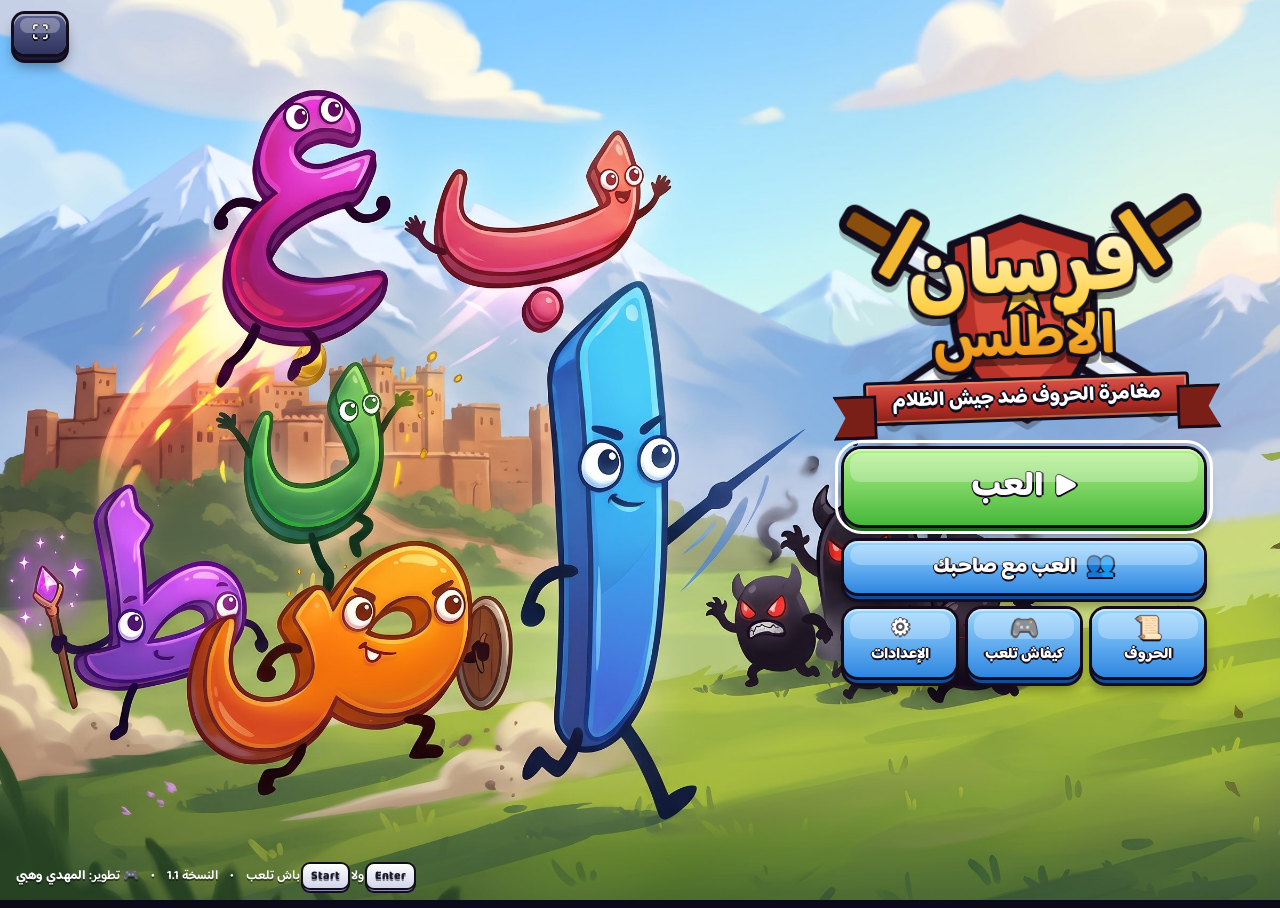
<file: index.html>
<!doctype html>
<html lang="ar" dir="rtl">
<head>
<meta charset="utf-8">
<meta name="viewport" content="width=device-width,initial-scale=1">
<title>فرسان الأطلس</title>
<link rel="icon" type="image/png" sizes="32x32" href="assets/icon/favicon-32.png?v=2">
<link rel="icon" type="image/png" sizes="48x48" href="assets/icon/favicon-48.png?v=2">
<link rel="apple-touch-icon" href="assets/icon/apple-touch-icon.png?v=2">
<link rel="manifest" href="assets/icon/site.webmanifest">
<meta name="theme-color" content="#241a46">
<meta name="author" content="المهدي وهبي">
<meta name="description" content="فرسان الأطلس — مغامرة الحروف العربية ضد جيش الظلام">
<link rel="preconnect" href="https://fonts.googleapis.com">
<link rel="preconnect" href="https://fonts.gstatic.com" crossorigin>
<link href="https://fonts.googleapis.com/css2?family=Baloo+Bhaijaan+2:wght@500;600;700;800&display=swap" rel="stylesheet">
<link rel="stylesheet" href="css/ui.css?v=25">
<style>
html,body{height:100%;overflow:hidden}
body{background:#5ec4f4}
/* ---- daytime sky over the Atlas ---- */
.scene{position:fixed;inset:0;overflow:hidden;z-index:0;background:linear-gradient(180deg,#3aa8ec 0%,#7fd0fa 45%,#d4f2ff 68%,#e8f8ff 70%)}
.sun{position:absolute;left:18%;top:6%;width:180px;height:180px;border-radius:50%;background:radial-gradient(circle,#fffbe0 0%,#fff3a8 30%,rgba(255,240,160,0) 70%);animation:pulse 6s ease-in-out infinite}
@keyframes pulse{50%{transform:scale(1.08)}}
.rays{position:absolute;left:calc(18% + 90px);top:calc(6% + 90px);width:2400px;height:2400px;margin:-1200px 0 0 -1200px;background:repeating-conic-gradient(rgba(255,255,255,.12) 0 6deg,transparent 6deg 18deg);animation:spin 90s linear infinite;-webkit-mask:radial-gradient(circle,#000 0,transparent 55%);mask:radial-gradient(circle,#000 0,transparent 55%)}
@keyframes spin{to{transform:rotate(360deg)}}
.cloud{position:absolute;height:46px;border-radius:40px;background:#fff;opacity:.92;animation:drift linear infinite;filter:drop-shadow(0 6px 0 rgba(120,180,220,.35))}
.cloud::before,.cloud::after{content:"";position:absolute;background:#fff;border-radius:50%}
.cloud::before{width:60%;height:150%;left:12%;bottom:30%}
.cloud::after{width:40%;height:120%;right:12%;bottom:35%}
@keyframes drift{from{transform:translateX(-30vw)}to{transform:translateX(130vw)}}
.layer{position:absolute;left:0;width:200%;bottom:0;background-repeat:repeat-x;background-size:50% 100%;animation:pan linear infinite}
@keyframes pan{to{transform:translateX(50%)}}
.l1{height:62%;animation-duration:200s;background-image:url("data:image/svg+xml,%3Csvg xmlns='http://www.w3.org/2000/svg' viewBox='0 0 1000 300' preserveAspectRatio='none'%3E%3Cpath d='M0 300V170L90 90L160 140L260 30L360 150L450 80L560 160L650 50L760 150L850 100L1000 170V300Z' fill='%2389b4d6'/%3E%3Cpath d='M260 30L222 72L246 66L266 82L292 60Z M650 50L612 94L640 86L662 102L690 80Z M90 90L66 116L88 110L110 120Z M450 80L428 104L450 98L470 108Z' fill='%23ffffff'/%3E%3C/svg%3E")}
.l2{height:44%;animation-duration:120s;background-image:url("data:image/svg+xml,%3Csvg xmlns='http://www.w3.org/2000/svg' viewBox='0 0 1000 200' preserveAspectRatio='none'%3E%3Cpath d='M0 200V110L120 60L220 120L340 50L470 120L580 70L700 130L820 60L1000 110V200Z' fill='%236f9fc4'/%3E%3C/svg%3E")}
.kasbah{position:absolute;bottom:30%;width:min(30vw,300px);aspect-ratio:3/2;right:46%;opacity:.9;background:url("data:image/svg+xml,%3Csvg xmlns='http://www.w3.org/2000/svg' viewBox='0 0 300 200'%3E%3Cpath d='M0 200Q150 120 300 200Z' fill='%2378a85a'/%3E%3Cg fill='%23c99a6a'%3E%3Cpath d='M70 168V70h26V56h10v14h10V56h10v14h10V56h10v14h26v98Z'/%3E%3Cpath d='M30 175V110h16V98h8v12h8V98h8v12h16v65Z'/%3E%3Cpath d='M180 172V96h18V84h8v12h8V84h8v12h18v76Z'/%3E%3C/g%3E%3Cg fill='%23a87a4c'%3E%3Cpath d='M96 168v-26q16-18 32 0v26Z'/%3E%3Crect x='86' y='88' width='8' height='12'/%3E%3Crect x='132' y='88' width='8' height='12'/%3E%3Crect x='196' y='112' width='7' height='10'/%3E%3Crect x='46' y='124' width='7' height='10'/%3E%3C/g%3E%3Cpath d='M113 56V30' stroke='%23a87a4c' stroke-width='3'/%3E%3Cpath d='M113 30h18l-5 6l5 6h-18Z' fill='%23d8402a'/%3E%3C/svg%3E") no-repeat center/contain}
.l3{height:34%;animation-duration:70s;background-image:url("data:image/svg+xml,%3Csvg xmlns='http://www.w3.org/2000/svg' viewBox='0 0 1000 200' preserveAspectRatio='none'%3E%3Cpath d='M0 200V80Q120 30 250 70T500 60T760 80T1000 70V200Z' fill='%2366b046'/%3E%3Cpath d='M0 200V120Q150 90 320 115T640 110T1000 120V200Z' fill='%234f9a36'/%3E%3C/svg%3E")}
.grass{position:absolute;left:0;right:0;bottom:0;height:16%;background:linear-gradient(180deg,#5cae3e,#3f8a2a);box-shadow:0 -4px 0 #7cc85a inset}
#scene{position:fixed;inset:0;width:100%;height:100%;z-index:1;pointer-events:none}
/* generated key art (assets/home/*.jpg): when it is there it replaces the drawn scene */
.art{position:fixed;inset:0;z-index:1}
.art img{width:100%;height:100%;object-fit:cover;object-position:left center;display:block}
body.has-art #scene{display:none}
@media (max-aspect-ratio: 4/5){.art img{object-position:center}}
/* ---- right side: logo + buttons ---- */
.side{position:relative;z-index:2;height:100%;width:min(460px,42vw);margin-right:max(2vw,16px);display:flex;flex-direction:column;align-items:center;justify-content:center;gap:2.4vh}
.brand{position:relative;text-align:center;padding:10px 0 6px;transform:rotate(-2deg)}
.brand svg{position:absolute;left:50%;top:50%;width:118%;height:150%;transform:translate(-50%,-52%);z-index:-1;filter:drop-shadow(0 6px 0 rgba(0,0,0,.25))}
.brand .logo{font-size:clamp(46px,6.6vw,96px);line-height:.95}
.brand .logo b{display:block;font-size:.72em}
.tag{margin-top:6px}
.menu{display:flex;flex-direction:column;gap:16px;align-items:stretch;width:min(360px,100%)}
.menu .play{min-height:76px;font-size:34px;border-radius:18px}
.menu .three{display:grid;grid-template-columns:repeat(3,1fr);gap:12px}
.menu .three .btn{flex-direction:column;gap:0;min-height:68px;font-size:15px;padding:6px 6px}
.menu .three .btn .ico{font-size:22px;line-height:1.1}
.foot{position:fixed;left:16px;bottom:12px;z-index:2;font-size:13px;color:#fff;text-shadow:0 2px 0 rgba(0,0,0,.45);display:flex;gap:12px;align-items:center}
.foot .key{height:24px;min-width:24px;font-size:12px}
.corner{position:fixed;top:14px;left:14px;z-index:3}
.pm-info{display:grid;grid-template-columns:repeat(3,1fr);gap:10px;margin:18px 0 22px}
.pm-info div{background:rgba(0,0,0,.28);border-radius:12px;padding:8px 4px;box-shadow:inset 0 0 0 2px rgba(255,210,74,.25)}
.pm-info b{display:block;font-size:22px;color:var(--gold);line-height:1.2}
.pm-info small{font-size:13px;color:#d8d6ee;font-weight:700}
.pm-info .where{grid-column:1/-1;font-size:17px;font-weight:800;color:#fff}
.pm-btns{display:flex;flex-direction:column;gap:14px;align-items:stretch}
.pm-btns .small{align-self:center}
.pm-warn{font-size:17px;margin:18px 0 22px;line-height:1.7}
@media (max-width:760px),(max-aspect-ratio:4/5){
  .side{width:100%;margin:0;justify-content:flex-start;padding:4vh 16px 0;gap:1.6vh}
  .brand .logo{font-size:15vw}
  .menu{position:fixed;left:16px;right:16px;bottom:5vh;width:auto;max-width:420px;margin:0 auto}
  .menu .play{min-height:62px;font-size:28px}
  .foot,.corner{display:none}
  .kasbah{right:10%;bottom:34%}
}
@media (max-height:560px) and (min-width:761px){.menu{gap:10px}.menu .play{min-height:60px;font-size:28px}.menu .three .btn{min-height:56px}}
</style>
</head>
<body data-home="1">
<div class="scene" aria-hidden="true">
  <div class="rays"></div><div class="sun"></div>
  <div class="cloud" style="top:9%;width:150px;animation-duration:70s;animation-delay:-20s"></div>
  <div class="cloud" style="top:20%;width:110px;animation-duration:95s;animation-delay:-60s;opacity:.8"></div>
  <div class="cloud" style="top:5%;width:90px;animation-duration:120s;animation-delay:-5s;opacity:.7"></div>
  <div class="layer l1"></div><div class="layer l2"></div><div class="kasbah"></div><div class="layer l3"></div><div class="grass"></div>
</div>
<picture class="art" aria-hidden="true">
  <source media="(max-aspect-ratio: 4/5)" srcset="assets/home/home-mobile.jpg">
  <source media="(max-aspect-ratio: 3/2)" srcset="assets/home/home-tablet.jpg">
  <img src="assets/home/home-desktop.jpg" alt="" onload="document.body.classList.add('has-art')" onerror="document.body.classList.remove('has-art');this.parentNode.style.display='none'">
</picture>
<canvas id="scene" aria-hidden="true"></canvas>
<button class="btn dark small icon corner" id="fs" title="شاشة كاملة" aria-label="شاشة كاملة">⛶</button>
<main class="side fade-in">
  <header class="brand">
    <svg viewBox="0 0 300 200" aria-hidden="true">
      <g stroke="#120c1c" stroke-width="5" stroke-linejoin="round">
        <g transform="rotate(-32 150 100)"><rect x="40" y="91" width="200" height="18" rx="4" fill="#dfe8f2"/><rect x="40" y="96" width="200" height="4" fill="#ffffff" stroke="none"/><rect x="236" y="76" width="14" height="48" rx="4" fill="#f2b631"/><rect x="250" y="92" width="34" height="16" rx="5" fill="#8a4e0c"/></g>
        <g transform="rotate(32 150 100)"><rect x="60" y="91" width="200" height="18" rx="4" fill="#dfe8f2"/><rect x="60" y="96" width="200" height="4" fill="#ffffff" stroke="none"/><rect x="50" y="76" width="14" height="48" rx="4" fill="#f2b631"/><rect x="16" y="92" width="34" height="16" rx="5" fill="#8a4e0c"/></g>
        <path d="M150 34l46 16v44q0 46-46 72q-46-26-46-72V50Z" fill="#b8322a"/><path d="M150 48l32 11v34q0 32-32 52q-32-20-32-52V59Z" fill="#d84a3a" stroke="none"/><path d="M150 62l5 14h15l-12 9l5 14l-13-9l-13 9l5-14l-12-9h15Z" fill="#ffd24a" stroke-width="2.5"/>
      </g>
    </svg>
    <h1 class="logo">فرسان<b>الأطلس</b></h1>
    <div class="tag"><span class="ribbon">مغامرة الحروف ضد جيش الظلام</span></div>
  </header>
  <nav class="menu" aria-label="القائمة">
    <a class="btn green play glow" href="game.html?mode=0" id="play"><span class="ico">▶</span> العب</a>
    <a class="btn blue" href="game.html?mode=1"><span class="ico">👥</span> العب مع صاحبك</a>
    <div class="three">
      <a class="btn blue" href="letters.html"><span class="ico">📜</span>الحروف</a>
      <a class="btn blue" href="howto.html"><span class="ico">🎮</span>كيفاش تلعب</a>
      <a class="btn blue" href="settings.html"><span class="ico">⚙</span>الإعدادات</a>
    </div>
  </nav>
</main>
<div class="modal hide" id="playModal" role="dialog" aria-modal="true" aria-labelledby="pmTitle">
  <div class="panel"><span class="star s1"></span><span class="star s2"></span><span class="star s3"></span><span class="star s4"></span><div class="in">
    <div id="pmMain">
      <p style="margin:4px 0 10px"><span class="ribbon" id="pmTitle">▶ العب</span></p>
      <div class="pm-info" id="pmInfo"></div>
      <div class="pm-btns">
        <button class="btn green big" id="pmCont">▶ كمل اللعب</button>
        <button class="btn red" id="pmNew">✨ لعبة جديدة</button>
        <button class="btn dark small" id="pmBack">→ رجوع</button>
      </div>
    </div>
    <div id="pmSure" class="hide">
      <p style="margin:4px 0 10px"><span class="ribbon">⚠ متأكد؟</span></p>
      <p class="pm-warn">اللعبة الجديدة كتمسح التقدم كامل: المراحل، الحروف اللي لقيتي، الفلوس والقوة. هادشي ما كيرجعش.</p>
      <div class="pm-btns">
        <button class="btn red" id="pmYes">إيه، بدا من جديد</button>
        <button class="btn dark" id="pmNo">لا، رجع</button>
      </div>
    </div>
  </div></div>
</div>
<footer class="foot"><span><span class="key wide">Enter</span> ولا <span class="key wide">Start</span> باش تلعب</span><span>•</span><span>النسخة 1.1</span><span>•</span><span>🎮 تطوير: <b>المهدي وهبي</b></span></footer>
<script src="js/core.js?v=25"></script>
<script src="js/data.js?v=25"></script>
<script src="js/letters.js?v=25"></script>
<script src="js/site.js?v=25"></script>
<script>
'use strict';
/* the splash: the six letters charging into battle against the shadow army */
(function(){
  const cv=document.getElementById('scene'),g=cv.getContext('2d');
  const fx=[]; // sparks, golden dots, dust
  let w=0,h=0,d=1;
  function size(){d=Math.min(devicePixelRatio||1,2);w=innerWidth;h=innerHeight;cv.width=Math.round(w*d);cv.height=Math.round(h*d);}
  addEventListener('resize',size);size();
  // the shadow army: inky blobs with glowing eyes and horns
  function shadow(x,y,s,t,k){
    g.save();g.translate(x,y);g.scale(s,s);
    const bob=Math.sin(t*0.08+k)*4,sq=1+Math.sin(t*0.16+k)*0.04;
    g.fillStyle='rgba(0,0,0,.25)';g.beginPath();g.ellipse(0,2,38,9,0,0,7);g.fill();
    g.translate(0,bob);g.scale(1/sq,sq);
    g.fillStyle='#120c1c';g.beginPath();g.moveTo(-40,0);g.quadraticCurveTo(-46,-70,0,-78);g.quadraticCurveTo(46,-70,40,0);
    for(let i=0;i<4;i++){const xx=40-i*20;g.quadraticCurveTo(xx-5,-10,xx-10,0);g.quadraticCurveTo(xx-15,-10,xx-20,0);}
    g.closePath();g.fill();
    g.fillStyle='#3a2050';g.beginPath();g.ellipse(-8,-52,20,14,-.4,0,7);g.fill();
    g.fillStyle='#120c1c';g.beginPath();g.moveTo(-26,-62);g.lineTo(-36,-96);g.lineTo(-14,-70);g.fill();g.beginPath();g.moveTo(26,-62);g.lineTo(38,-94);g.lineTo(14,-70);g.fill();
    const blink=(t+k*50)%160<6?0.2:1;
    g.fillStyle='#ff3a3a';g.shadowColor='#ff3a3a';g.shadowBlur=12;
    g.beginPath();g.ellipse(-14,-46,7,5*blink,.3,0,7);g.fill();g.beginPath();g.ellipse(8,-46,7,5*blink,-.3,0,7);g.fill();
    g.shadowBlur=0;g.fillStyle='#fff';g.fillRect(-12,-30,4,6);g.fillRect(2,-30,4,6);
    g.restore();
  }
  function streaks(x,y,len,col,a){g.save();g.globalAlpha=a;g.strokeStyle=col;g.lineCap='round';for(let i=0;i<4;i++){g.lineWidth=6-i;g.beginPath();g.moveTo(x-len-i*14,y-30+i*18);g.lineTo(x-20-i*8,y-30+i*18);g.stroke();}g.restore();}
  function draw(){ // `frame` is advanced by site.js
    ctx=g;g.setTransform(d,0,0,d,0,0);g.clearRect(0,0,w,h);ctx.direction='rtl';
    const n=w<=760,k=Math.min(h/620,n?w/420:w/1150),area=n?w:w*0.6;
    const X=f=>(n?0:w*0.03)+f*area*(n?1:0.95),t=frame;
    // enemies (behind, towards the middle)
    const ex=n?[0.86,0.72]:[0.98,0.86,1.08],ey=n?[0.64,0.6]:[0.84,0.78,0.74];
    ex.forEach((f,i)=>shadow(X(f),h*ey[i],k*(n?0.7:1.05)*(1-i*0.12),t,i*2));
    // letters, back to front
    const L=n?[
      {i:4,x:0.74,y:0.31,sc:1.05,fly:1},{i:2,x:0.26,y:0.48,sc:1.25,cast:1},{i:5,x:0.06,y:0.38,sc:1.1,leap:1},
      {i:3,x:0.24,y:0.66,sc:1.6,walk:1},{i:1,x:0.62,y:0.52,sc:1.35,jump:1,shoot:1},{i:0,x:0.42,y:0.68,sc:2.6,hero:1}
    ]:[
      {i:4,x:0.46,y:0.30,sc:1.15,fly:1},{i:2,x:0.20,y:0.50,sc:1.35,cast:1},{i:5,x:0.06,y:0.36,sc:1.2,leap:1},
      {i:3,x:0.15,y:0.90,sc:1.7,walk:1},{i:1,x:0.54,y:0.68,sc:1.35,jump:1,shoot:1},{i:0,x:0.32,y:0.97,sc:2.6,hero:1}
    ];
    for(const o of L){
      const s=o.sc*k*(n?0.82:1),ph=t+o.i*37;let x=X(o.x),y=h*o.y,atk=-1,cast=-1;
      if(o.fly){y+=Math.sin(ph*0.05)*12;x+=Math.cos(ph*0.03)*10;}
      if(o.leap){const p=(ph%150)/150;x+=p*area*0.08;y-=Math.sin(p*Math.PI)*h*0.08;streaks(x,y-30*s,90*s,'#ffb84a',0.6);if(ph%6===0)fx.push({x:x-20*s,y:y-20*s,vx:-2,vy:rnd(-1,1),life:30,col:'#ffcf4a',r:5*s});}
      if(o.jump)y-=Math.abs(Math.sin(ph*0.035))*h*0.1;
      if(o.cast){cast=(ph%120)/40;if(cast>1)cast=-1;y+=Math.sin(ph*0.06)*6;
        if(ph%2===0)fx.push({x:x+rnd(-30,50)*s,y:y-rnd(30,110)*s,vx:rnd(-.6,.6),vy:-rnd(.3,1.2),life:40,col:Math.random()<.5?'#e0b8ff':'#a85cff',r:rnd(2,5)*s});}
      if(o.shoot){const c=ph%90;if(c<16)atk=c/16;if(c===8)fx.push({x:x+40*s,y:y-50*s,vx:9*k,vy:0,life:80,col:'#ffd24a',r:8*s,dot:1});}
      if(o.hero){const c=ph%110;if(c<18)atk=c/18;
        if(c===6){fx.push({slash:1,x:x+60*s,y:y-60*s,life:14});for(let j=0;j<8;j++)fx.push({x:x+70*s,y:y-50*s,vx:rnd(1,5),vy:rnd(-3,2),life:24,col:'#cfe8ff',r:4*s});}
        if(ph%10===0)fx.push({x:x-rnd(10,30)*s,y:y-4,vx:-rnd(.5,1.5),vy:-rnd(0,.6),life:30,col:'rgba(230,210,160,.8)',r:rnd(4,8)*s,dust:1});}
      if(o.walk){const c=ph%130;if(c<16)atk=c/16;if(ph%12===0)fx.push({x:x-30*s,y:y-4,vx:-1,vy:-.3,life:26,col:'rgba(230,210,160,.8)',r:6*s,dust:1});}
      g.fillStyle='rgba(0,0,0,.2)';g.beginPath();g.ellipse(x,(o.fly||o.leap||o.jump||o.cast)?h*o.y+6:y+2,34*s,8*s,0,0,7);g.fill();
      drawLetter({i:o.i,x,y,face:1,sc:s,walk:t*0.25,moving:!!(o.walk||o.hero),atk,flash:false,spinP:-1,cast,hurt:0});
    }
    // effects
    for(let j=fx.length-1;j>=0;j--){const p=fx[j];
      if(p.slash){const a=1-p.life/14;g.save();g.strokeStyle='rgba(255,255,255,'+(p.life/14)+')';g.lineWidth=10*k;g.lineCap='round';g.beginPath();g.arc(p.x,p.y,70*k*(0.8+a*0.4),-1.2,0.9);g.stroke();g.strokeStyle='rgba(140,200,255,'+(p.life/14)+')';g.lineWidth=4*k;g.stroke();g.restore();}
      else{p.x+=p.vx;p.y+=p.vy;g.globalAlpha=Math.min(1,p.life/20);
        if(p.dot){g.fillStyle='#120c1c';g.beginPath();g.arc(p.x,p.y,p.r+3,0,7);g.fill();}
        g.fillStyle=p.col;g.beginPath();g.arc(p.x,p.y,p.dust?p.r*(1+(30-p.life)/30):p.r,0,7);g.fill();g.globalAlpha=1;}
      if(--p.life<=0||p.x>w+50)fx.splice(j,1);
    }
    requestAnimationFrame(draw);
  }
  requestAnimationFrame(draw);
})();
document.getElementById('fs').onclick=()=>{try{if(!document.fullscreenElement)document.documentElement.requestFullscreen();else document.exitFullscreen();}catch(e){}};
/* play: continue the saved adventure or start a new one */
const COUNTRIES=['المغرب','الجزائر','تونس','ليبيا','مصر','لبنان','سوريا','العراق','عُمان','اليمن','الحبشة','الصومال','زنجبار','تشاد','نيجيريا','مالي','السنغال','تركيا','أذربيجان','إيران','أوزبكستان','أفغانستان','باكستان','بنغلاديش','المالديف','ماليزيا','إندونيسيا','الربع الخالي'];
function savedGame(){
  let p=null,f=[0];
  try{p=JSON.parse(localStorage.getItem('atlasProg')||'null');}catch(e){}
  try{const v=JSON.parse(localStorage.getItem('atlasFound')||'[0]');if(Array.isArray(v))f=v;}catch(e){}
  if(!p||!(p.cleared>0||p.intro||(p.gold|0)>0||f.length>1))return null;
  if(!p.lands&&(p.cleared|0)>=11)p.cleared=10; // old 11-land saves: the journey now goes on
  return {cleared:Math.min(p.cleared|0,COUNTRIES.length),gold:p.gold|0,letters:Math.max(1,f.length)};
}
let pmMode=0;
const $m=id=>document.getElementById(id),modal=$m('playModal');
function pmFocus(el){document.querySelectorAll('.padfocus').forEach(x=>x.classList.remove('padfocus'));if(document.body.classList.contains('pad'))el.classList.add('padfocus');el.focus();}
function homePlay(mode){
  pmMode=mode;const s=savedGame();
  if(!s){go('game.html?mode='+mode);return;}
  const done=s.cleared>=COUNTRIES.length;
  $m('pmTitle').textContent=mode?'👥 العب مع صاحبك':'▶ العب';
  $m('pmInfo').innerHTML='<div class="where">'+(done?'🏆 كملتي المغامرة كاملة!':'🗺 المرحلة '+(s.cleared+1)+': '+COUNTRIES[s.cleared])+'</div>'+
    '<div><b>'+s.cleared+'/'+COUNTRIES.length+'</b><small>مراحل</small></div><div><b>'+s.letters+'</b><small>'+(s.letters>1?'حروف':'حرف')+'</small></div><div><b>'+s.gold+'</b><small>🪙 فلوس</small></div>';
  $m('pmMain').classList.remove('hide');$m('pmSure').classList.add('hide');
  modal.classList.remove('hide');pmFocus($m('pmCont'));
}
document.querySelectorAll('a[href^="game.html"]').forEach(a=>a.addEventListener('click',e=>{e.preventDefault();e.stopPropagation();clickSnd();homePlay(/mode=1/.test(a.getAttribute('href'))?1:0);}));
$m('pmCont').onclick=()=>go('game.html?mode='+pmMode);
$m('pmNew').onclick=()=>{$m('pmMain').classList.add('hide');$m('pmSure').classList.remove('hide');pmFocus($m('pmNo'));};
$m('pmNo').onclick=()=>{$m('pmSure').classList.add('hide');$m('pmMain').classList.remove('hide');pmFocus($m('pmNew'));};
$m('pmBack').onclick=()=>modal.classList.add('hide');
$m('pmYes').onclick=()=>{try{localStorage.removeItem('atlasProg');localStorage.removeItem('atlasFound');}catch(e){}go('game.html?mode='+pmMode);};
modal.addEventListener('click',e=>{if(e.target===modal)modal.classList.add('hide');});
addEventListener('keydown',e=>{
  if(!modal.classList.contains('hide')){if(e.key==='Escape')modal.classList.add('hide');return;}
  if(e.key==='Enter'&&!e.target.closest('a,button'))homePlay(0);
});
document.getElementById('play').focus({preventScroll:true});
</script>
</body>
</html>
</file>
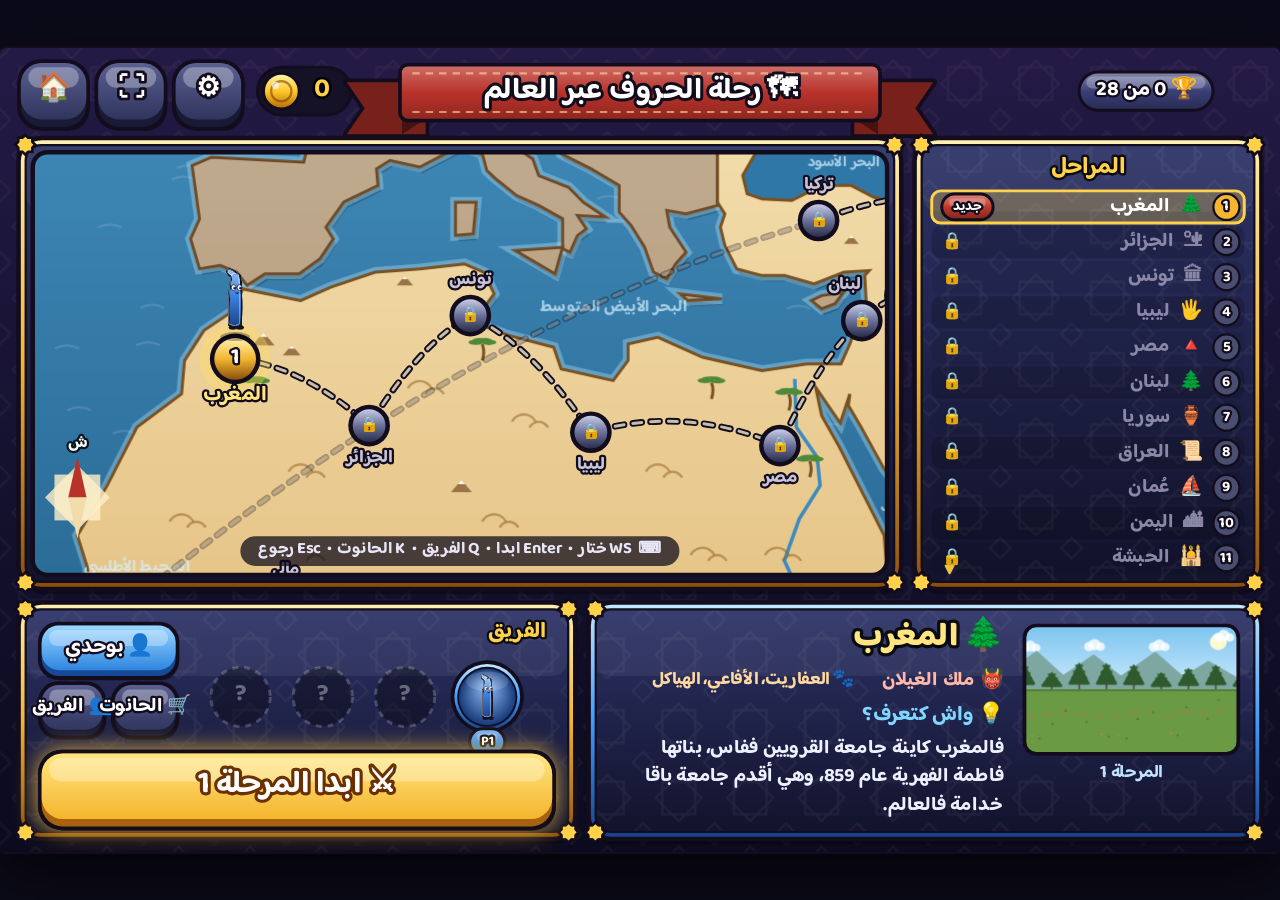
<file: game.html>
<!doctype html>
<html lang="ar" dir="rtl">
<head>
<meta charset="utf-8">
<meta name="viewport" content="width=device-width,initial-scale=1">
<title>فرسان الأطلس — اللعب</title>
<link rel="icon" type="image/png" sizes="32x32" href="assets/icon/favicon-32.png?v=2">
<link rel="icon" type="image/png" sizes="48x48" href="assets/icon/favicon-48.png?v=2">
<link rel="apple-touch-icon" href="assets/icon/apple-touch-icon.png?v=2">
<link rel="manifest" href="assets/icon/site.webmanifest">
<meta name="theme-color" content="#241a46">
<meta name="author" content="المهدي وهبي">
<link rel="preconnect" href="https://fonts.googleapis.com">
<link rel="preconnect" href="https://fonts.gstatic.com" crossorigin>
<link href="https://fonts.googleapis.com/css2?family=Baloo+Bhaijaan+2:wght@500;600;700;800&display=swap" rel="stylesheet">
<link rel="stylesheet" href="css/game.css?v=25">
<style>
/* ---------- loading screen (inline so it shows before anything else loads) ---------- */
#loader{position:fixed;inset:0;z-index:50;display:flex;flex-direction:column;align-items:center;justify-content:center;gap:22px;overflow:hidden;
  font-family:'Baloo Bhaijaan 2',system-ui,sans-serif;color:#fff;
  background:radial-gradient(ellipse at 50% 42%,#33397a 0%,#1a1840 48%,#0a0818 100%);transition:opacity .5s ease,transform .5s ease}
#loader.out{opacity:0;transform:scale(1.06);pointer-events:none}
#loader .zel{position:absolute;inset:-60px;opacity:.07;animation:zel 40s linear infinite;
  background-image:url("data:image/svg+xml,%3Csvg xmlns='http://www.w3.org/2000/svg' width='60' height='60'%3E%3Cg fill='none' stroke='%23fff' stroke-width='1.6'%3E%3Crect x='16' y='16' width='28' height='28'/%3E%3Crect x='16' y='16' width='28' height='28' transform='rotate(45 30 30)'/%3E%3Cpath d='M0 -8L8 0L0 8L-8 0Z M60 -8L68 0L60 8L52 0Z M0 52L8 60L0 68L-8 60Z M60 52L68 60L60 68L52 60Z'/%3E%3C/g%3E%3C/svg%3E")}
@keyframes zel{to{transform:translate(60px,60px)}}
#loader .glow{position:absolute;width:520px;height:520px;left:50%;top:42%;margin:-260px 0 0 -260px;border-radius:50%;
  background:radial-gradient(circle,rgba(255,200,80,.22),rgba(255,200,80,0) 65%);animation:breathe 2.4s ease-in-out infinite}
@keyframes breathe{50%{transform:scale(1.12);opacity:.7}}
/* the golden seal with the Alif inside */
.seal{position:relative;width:150px;height:150px;display:grid;place-items:center}
.seal i{position:absolute;inset:14px;border-radius:14px;background:linear-gradient(160deg,#fff3a0,#f2b631 55%,#a8620e);
  box-shadow:0 0 0 4px #120c1c,0 0 30px rgba(255,200,60,.55);animation:spin 6s linear infinite}
.seal i:nth-child(2){animation-direction:reverse;transform:rotate(45deg);animation-name:spin2}
@keyframes spin{to{transform:rotate(360deg)}}
@keyframes spin2{from{transform:rotate(45deg)}to{transform:rotate(-315deg)}}
.seal b{position:relative;width:96px;height:96px;border-radius:50%;display:grid;place-items:center;
  background:radial-gradient(circle at 50% 35%,#4a8ff0,#173a7a);box-shadow:0 0 0 4px #120c1c,inset 0 -8px 0 rgba(0,0,0,.25)}
.seal b span{font-size:74px;font-weight:800;line-height:1;color:#9cc8ff;margin-top:-6px;
  text-shadow:0 0 0 #120c1c,3px 0 #120c1c,-3px 0 #120c1c,0 3px #120c1c,0 -3px #120c1c,0 6px rgba(0,0,0,.35);animation:hop .9s ease-in-out infinite}
@keyframes hop{0%,100%{transform:translateY(4px) scale(1.06,.94)}50%{transform:translateY(-10px) scale(.96,1.05)}}
.seal .spark{position:absolute;width:8px;height:8px;border-radius:50%;background:#fff6c8;box-shadow:0 0 10px #ffd24a;animation:orbit 3s linear infinite}
.seal .spark:nth-of-type(2){animation-delay:-1s}.seal .spark:nth-of-type(3){animation-delay:-2s}
@keyframes orbit{from{transform:rotate(0) translateX(92px)}to{transform:rotate(360deg) translateX(92px)}}
/* title */
.ld-title{position:relative;margin:0;font-size:clamp(38px,7vw,64px);font-weight:800;line-height:1;
  background:linear-gradient(180deg,#fff8d0,#ffd24a 55%,#e8860e);-webkit-background-clip:text;background-clip:text;-webkit-text-fill-color:transparent;
  filter:drop-shadow(2.5px 0 0 #120c1c) drop-shadow(-2.5px 0 0 #120c1c) drop-shadow(0 2.5px 0 #120c1c) drop-shadow(0 -2.5px 0 #120c1c) drop-shadow(0 6px 0 rgba(0,0,0,.4))}
/* the letters marching in a wave */
.march{position:relative;display:flex;gap:14px;align-items:flex-end;height:70px}
.march span{font-size:46px;font-weight:800;line-height:1;color:var(--c);
  text-shadow:2.5px 0 #120c1c,-2.5px 0 #120c1c,0 2.5px #120c1c,0 -2.5px #120c1c,0 5px rgba(0,0,0,.35);
  animation:wave 1.2s ease-in-out infinite;animation-delay:calc(var(--k) * -.15s)}
@keyframes wave{0%,100%{transform:translateY(0) scale(1)}25%{transform:translateY(-20px) scale(1.08) rotate(-6deg)}50%{transform:translateY(0) scale(1.1,.9)}}
/* progress bar */
.bar{position:relative;width:min(420px,78vw);height:24px;border-radius:99px;background:#1e1a38;box-shadow:0 0 0 3.5px #120c1c,0 0 0 6px #f2b631,0 0 0 9px #120c1c,inset 0 3px 0 rgba(0,0,0,.35)}
.bar i{position:absolute;inset:0 0 0 auto;width:0;border-radius:99px;transition:width .35s ease;
  background:repeating-linear-gradient(-45deg,rgba(255,255,255,.22) 0 10px,transparent 10px 20px),linear-gradient(180deg,#fff3a0,#ffc82a 55%,#b8700a);
  background-size:28px 28px,100% 100%;animation:stripes .6s linear infinite;box-shadow:inset 0 3px 0 rgba(255,255,255,.45)}
@keyframes stripes{to{background-position:28px 0,0 0}}
.bar em{position:absolute;inset:0;display:grid;place-items:center;font-style:normal;font-weight:800;font-size:15px;direction:ltr;
  text-shadow:1.5px 0 #120c1c,-1.5px 0 #120c1c,0 1.5px #120c1c,0 -1.5px #120c1c}
.tip{position:relative;min-height:30px;max-width:min(640px,92vw);line-height:1.5;font-size:17px;font-weight:700;color:#e6e2f4;text-align:center;padding:0 16px;transition:opacity .35s}
.tip.hide{opacity:0}
@media (max-height:520px){#loader{gap:12px}.seal{transform:scale(.75);margin:-16px}.march{height:54px}.march span{font-size:36px}}
</style>
</head>
<body>
<div id="loader" role="status" aria-live="polite">
  <div class="zel"></div><div class="glow"></div>
  <div class="seal"><i></i><i></i><b><span>ا</span></b><em class="spark"></em><em class="spark"></em><em class="spark"></em></div>
  <h1 class="ld-title">فرسان الأطلس</h1>
  <div class="march" aria-hidden="true">
    <span style="--c:#9cc8ff;--k:0">ا</span><span style="--c:#6fe09a;--k:1">ن</span><span style="--c:#c9a2ff;--k:2">ط</span>
    <span style="--c:#ffb070;--k:3">ص</span><span style="--c:#ff8aa4;--k:4">ب</span><span style="--c:#ff8ae0;--k:5">ع</span>
  </div>
  <div class="bar"><i id="ldBar"></i><em id="ldPct">0%</em></div>
  <div class="tip" id="ldTip"></div>
</div>
<script>
/* The loader: shows real progress (scripts, font, story pictures), never stays more than a few seconds */
window.LOADER=(function(){
  const t0=performance.now(),bar=document.getElementById('ldBar'),pct=document.getElementById('ldPct'),tip=document.getElementById('ldTip');
  const tips=['💡 كل حرف عندو مهارتين: K و L','🌍 جامعة القرويين ففاس، بناتها فاطمة الفهرية عام 859، أقدم جامعة باقا خدامة فالعالم',
    '📖 فبلاد الأطلس، كانو الحروف عايشين فـ«الكتاب الكبير»...','💡 جمع الفلوس وطور الحروف ديالك فالحانوت',
    '🌍 الجزائر هي أكبر بلد فإفريقيا بالمساحة، والصحرا كتغطي تقريبا 80% منها','📖 خيال كحل سرق «الدواية الذهبية»، المداد اللي كيعطي الحياة للحروف',
    '💡 بدل الحرف بـ Q وسط المعركة','🌍 الهرم الأكبر فمصر بقا أعلى بناء فالعالم أكثر من 3800 عام',
    '💡 المانيطة خدامة فكلشي: A ختار و B رجع','🌍 فبلاد الرافدين (العراق) تخترعات الكتابة المسمارية، من أقدم الكتابات فالتاريخ',
    '📖 الحروف تفرقو فالبلدان العربية... وخاصك تقلب عليهم واحد بواحد','💡 القلوب اللي كيطيحو من الأعداء كيرجعو الصحة',
    '🌍 مدينة جبيل فلبنان من أقدم المدن فالعالم، ومنها انتاشرات الأبجدية الفينيقية','💡 كل ما دوزتي جزء من المرحلة كتزاد ليك شوية ديال الصحة',
    '🌍 شبام فاليمن فيها عمارات طوال بالطين، كيسميوها «منهاتن الصحرا»'];
  let p=0,k=Math.floor(Math.random()*tips.length),on=true;tip.textContent=tips[k++%tips.length];
  const tipT=setInterval(()=>{tip.classList.add('hide');setTimeout(()=>{tip.textContent=tips[k++%tips.length];tip.classList.remove('hide');},350);},3400);
  function set(v){p=Math.max(p,Math.min(1,v));bar.style.width=(p*100)+'%';pct.textContent=Math.round(p*100)+'%';}
  function done(){if(!on)return;set(1);const wait=Math.max(0,1500-(performance.now()-t0));
    setTimeout(()=>{on=false;LOADER.on=false;clearInterval(tipT);const el=document.getElementById('loader');el.classList.add('out');setTimeout(()=>el.remove(),550);},wait+250);}
  setTimeout(done,9000); // never wait forever
  set(0.08);
  return {on:true,set,done};
})();
</script>
<canvas id="c"></canvas>
<script src="js/core.js?v=25"></script>
<script>LOADER.set(0.2)</script>
<script src="js/data.js?v=25"></script>
<script src="js/letters.js?v=25"></script>
<script>LOADER.set(0.32)</script>
<script src="js/ui.js?v=25"></script>
<script src="js/voice.js?v=25"></script>
<script src="js/story.js?v=25"></script>
<script>LOADER.set(0.42)</script>
<script src="js/game.js?v=25"></script>
<script src="js/powers.js?v=25"></script>
<script src="js/beasts.js?v=25"></script>
<script src="js/map.js?v=25"></script>
<script src="js/gate.js?v=25"></script>
</body>
</html>
</file>
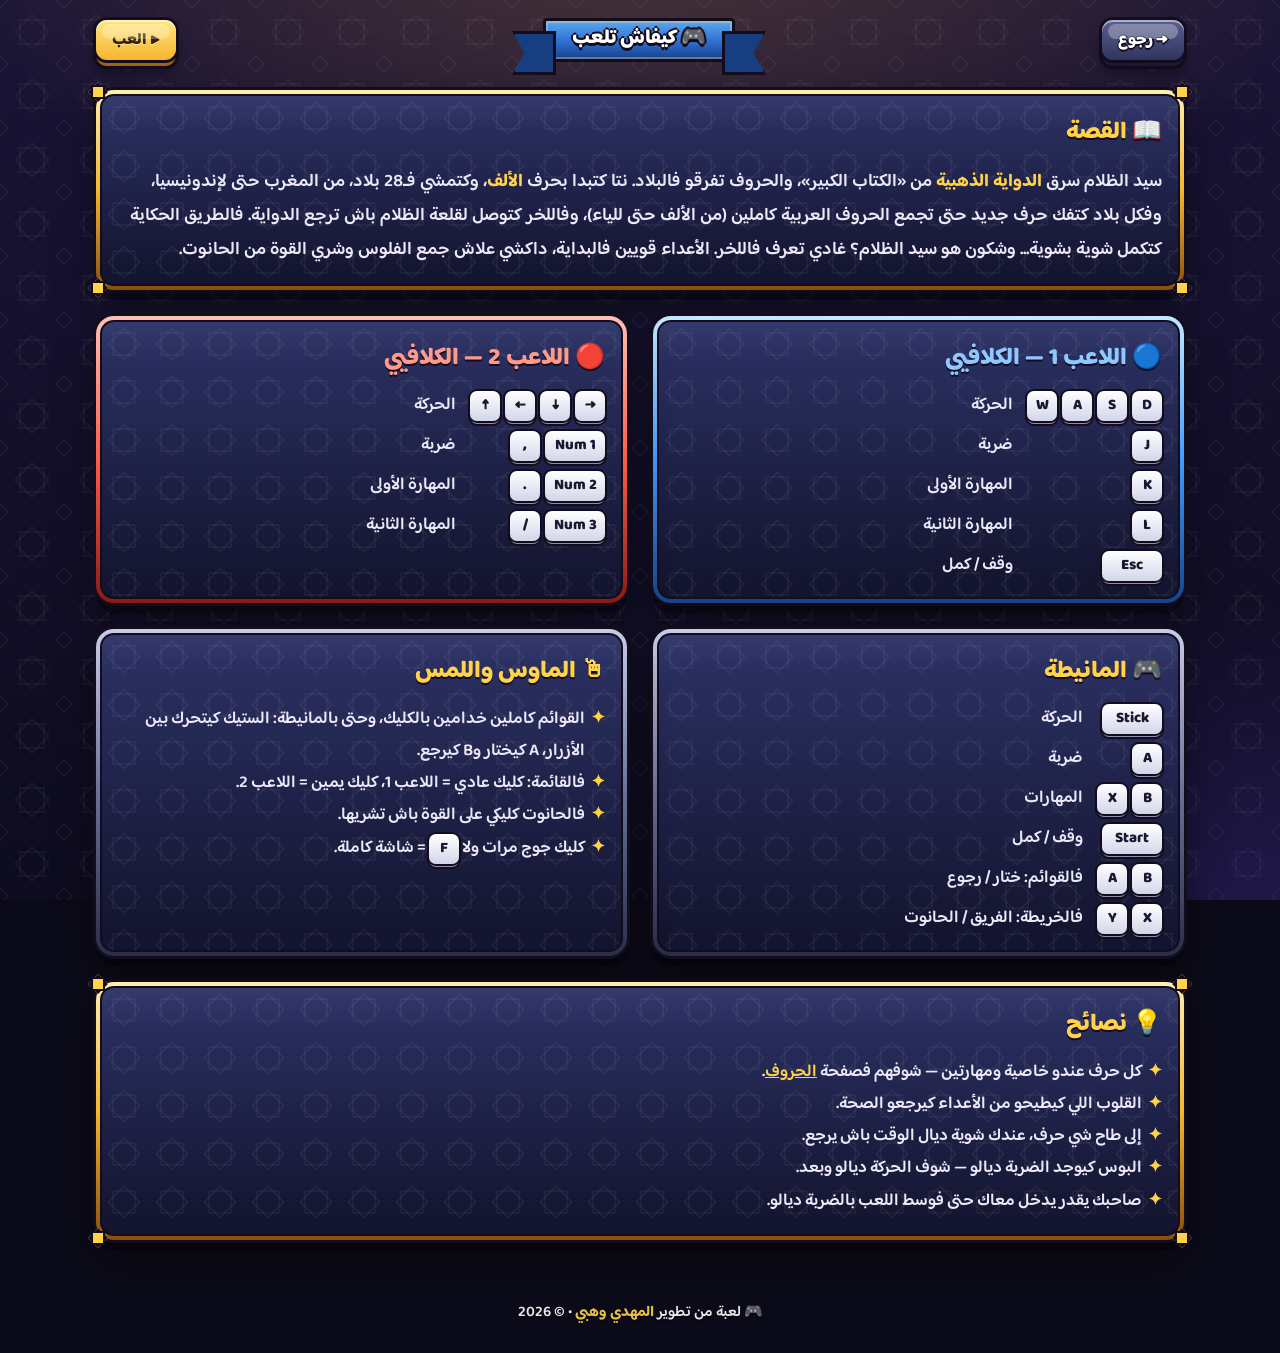
<file: howto.html>
<!doctype html>
<html lang="ar" dir="rtl">
<head>
<meta charset="utf-8">
<meta name="viewport" content="width=device-width,initial-scale=1">
<title>فرسان الأطلس — كيفاش تلعب</title>
<link rel="icon" type="image/png" sizes="32x32" href="assets/icon/favicon-32.png?v=2">
<link rel="icon" type="image/png" sizes="48x48" href="assets/icon/favicon-48.png?v=2">
<link rel="apple-touch-icon" href="assets/icon/apple-touch-icon.png?v=2">
<link rel="manifest" href="assets/icon/site.webmanifest">
<meta name="theme-color" content="#241a46">
<meta name="author" content="المهدي وهبي">
<link rel="preconnect" href="https://fonts.googleapis.com">
<link rel="preconnect" href="https://fonts.gstatic.com" crossorigin>
<link href="https://fonts.googleapis.com/css2?family=Baloo+Bhaijaan+2:wght@500;600;700;800&display=swap" rel="stylesheet">
<link rel="stylesheet" href="css/ui.css?v=25">
<style>
.cols{grid-template-columns:repeat(auto-fit,minmax(320px,1fr))}
h2{margin:0 0 12px;font-size:24px;font-weight:800;color:var(--gold);text-shadow:0 2px 0 var(--ink)}
.ctl{display:grid;grid-template-columns:auto 1fr;gap:10px 14px;align-items:center;font-size:17px}
.ctl .k{display:flex;gap:5px;flex-wrap:wrap;direction:ltr;justify-content:flex-end}
ul.tips{margin:0;padding:0 20px 0 0;font-size:17px;line-height:1.9}
ul.tips li::marker{content:"✦  ";color:var(--gold)}
.p1 h2{color:#8fc8ff}.p2 h2{color:#ff9a8a}
.story{font-size:18px;line-height:1.9;margin:0}
</style>
</head>
<body>
<div class="page fade-in">
  <div class="topbar">
    <a class="btn dark small" href="index.html">→ رجوع</a>
    <div class="mid"><span class="ribbon blue">🎮 كيفاش تلعب</span></div>
    <a class="btn small" href="game.html">▶ العب</a>
  </div>
  <div class="grid" style="margin-top:28px">
    <section class="panel"><span class="star s1"></span><span class="star s2"></span><span class="star s3"></span><span class="star s4"></span><div class="in">
      <h2>📖 القصة</h2>
      <p class="story">سيد الظلام سرق <b class="gold-t">الدواية الذهبية</b> من «الكتاب الكبير»، والحروف تفرقو فالبلاد. نتا كتبدا بحرف <b class="gold-t">الألف</b>، وكتمشي فـ28 بلاد، من المغرب حتى لإندونيسيا، وفكل بلاد كتفك حرف جديد حتى تجمع الحروف العربية كاملين (من الألف حتى للياء)، وفاللخر كتوصل لقلعة الظلام باش ترجع الدواية. فالطريق الحكاية كتكمل شوية بشوية... وشكون هو سيد الظلام؟ غادي تعرف فاللخر. الأعداء قويين فالبداية، داكشي علاش جمع الفلوس وشري القوة من الحانوت.</p>
    </div></section>
    <div class="grid cols">
      <section class="panel blue p1"><div class="in">
        <h2>🔵 اللاعب 1 — الكلافيي</h2>
        <div class="ctl" id="p1"></div>
      </div></section>
      <section class="panel red p2"><div class="in">
        <h2>🔴 اللاعب 2 — الكلافيي</h2>
        <div class="ctl" id="p2"></div>
      </div></section>
    </div>
    <div class="grid cols">
      <section class="panel steel"><div class="in">
        <h2>🎮 المانيطة</h2>
        <div class="ctl">
          <div class="k"><span class="key wide">Stick</span></div><span>الحركة</span>
          <div class="k"><span class="key">A</span></div><span>ضربة</span>
          <div class="k"><span class="key">X</span><span class="key">B</span></div><span>المهارات</span>
          <div class="k team-only"><span class="key">Y</span></div><span class="team-only">بدل الحرف</span>
          <div class="k"><span class="key wide">Start</span></div><span>وقف / كمل</span>
          <div class="k"><span class="key">A</span><span class="key">B</span></div><span>فالقوائم: ختار / رجوع</span>
          <div class="k"><span class="key">Y</span><span class="key">X</span></div><span>فالخريطة: الفريق / الحانوت</span>
        </div>
      </div></section>
      <section class="panel steel"><div class="in">
        <h2>🖱 الماوس واللمس</h2>
        <ul class="tips">
          <li>القوائم كاملين خدامين بالكليك، وحتى بالمانيطة: الستيك كيتحرك بين الأزرار، A كيختار وB كيرجع.</li>
          <li>فالقائمة: كليك عادي = اللاعب 1، كليك يمين = اللاعب 2.</li>
          <li>فالحانوت كليكي على القوة باش تشريها.</li>
          <li>كليك جوج مرات ولا <span class="key">F</span> = شاشة كاملة.</li>
        </ul>
      </div></section>
    </div>
    <section class="panel team-only"><span class="star s1"></span><span class="star s2"></span><span class="star s3"></span><span class="star s4"></span><div class="in">
      <h2>👥 الفريق</h2>
      <ul class="tips">
        <li>كاين حتى 4 حروف فالشاشة فنفس الوقت، والباقيين كيتسناو فالاحتياط وكيرتاحو.</li>
        <li>بدل الحرف اللي كتلعب بيه بـ <span class="key" id="swk">Q</span> — الحرف اللي خرج كيولي بوت.</li>
        <li>البوتات كيفكرو بوحدهم: كيختارو العدو، كيهربو من الضربات وكيستعملو المهارات فالوقت المناسب.</li>
      </ul>
    </div></section>
    <section class="panel"><span class="star s1"></span><span class="star s2"></span><span class="star s3"></span><span class="star s4"></span><div class="in">
      <h2>💡 نصائح</h2>
      <ul class="tips">
        <li>كل حرف عندو خاصية ومهارتين — شوفهم فصفحة <a href="letters.html" class="gold-t">الحروف</a>.</li>
        <li>القلوب اللي كيطيحو من الأعداء كيرجعو الصحة.</li>
        <li>إلى طاح شي حرف، عندك شوية ديال الوقت باش يرجع.</li>
        <li>البوس كيوجد الضربة ديالو — شوف الحركة ديالو وبعد.</li>
        <li>صاحبك يقدر يدخل معاك حتى فوسط اللعب بالضربة ديالو.</li>
      </ul>
    </div></section>
  </div>
</div>
<p class="credit">🎮 لعبة من تطوير <b>المهدي وهبي</b> • © 2026</p>
<script src="js/core.js?v=25"></script>
<script src="js/data.js?v=25"></script>
<script src="js/letters.js?v=25"></script>
<script src="js/site.js?v=25"></script>
<script>
'use strict';
const team=FOUND_LIST.length>1;
document.querySelectorAll('.team-only').forEach(e=>e.classList.toggle('hide',!team));
const K={KeyW:'W',KeyA:'A',KeyS:'S',KeyD:'D',KeyJ:'J',KeyK:'K',KeyL:'L',KeyQ:'Q',Comma:',',Period:'.',Slash:'/',Semicolon:';'};
function rows(id,list){document.getElementById(id).innerHTML=list.filter(r=>!r[2]||team).map(([keys,lab])=>'<div class="k">'+keys.map(k=>'<span class="key'+(k.length>2?' wide':'')+'">'+k+'</span>').join('')+'</div><span>'+lab+'</span>').join('');}
function render(){
  rows('p1',[[[K.KeyW,K.KeyA,K.KeyS,K.KeyD],'الحركة'],[[K.KeyJ],'ضربة'],[[K.KeyK],'المهارة الأولى'],[[K.KeyL],'المهارة الثانية'],[[K.KeyQ],'بدل الحرف',1],[['Esc'],'وقف / كمل']]);
  rows('p2',[[['↑','←','↓','→'],'الحركة'],[[K.Comma,'Num 1'],'ضربة'],[[K.Period,'Num 2'],'المهارة الأولى'],[[K.Slash,'Num 3'],'المهارة الثانية'],[[K.Semicolon,'Num 0'],'بدل الحرف',1]]);
  document.getElementById('swk').textContent=K.KeyQ;
}
render();
try{navigator.keyboard.getLayoutMap().then(m=>{for(const k in K){const v=m.get(k);if(v)K[k]=v.toUpperCase();}render();}).catch(()=>{});}catch(e){}
</script>
</body>
</html>
</file>
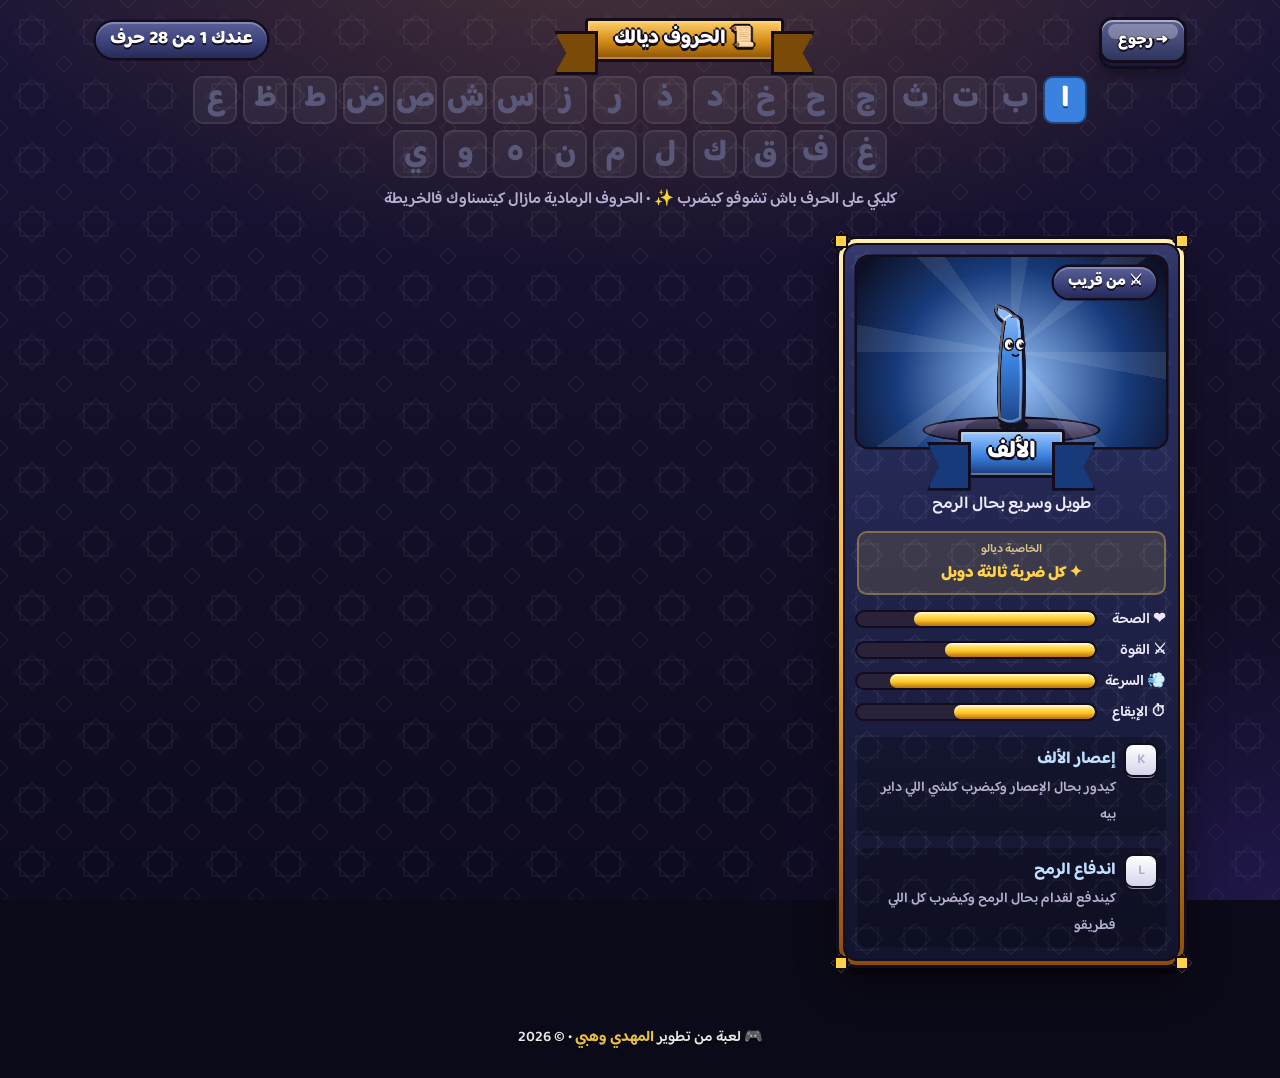
<file: letters.html>
<!doctype html>
<html lang="ar" dir="rtl">
<head>
<meta charset="utf-8">
<meta name="viewport" content="width=device-width,initial-scale=1">
<title>فرسان الأطلس — الحروف</title>
<link rel="icon" type="image/png" sizes="32x32" href="assets/icon/favicon-32.png?v=2">
<link rel="icon" type="image/png" sizes="48x48" href="assets/icon/favicon-48.png?v=2">
<link rel="apple-touch-icon" href="assets/icon/apple-touch-icon.png?v=2">
<link rel="manifest" href="assets/icon/site.webmanifest">
<meta name="theme-color" content="#241a46">
<meta name="author" content="المهدي وهبي">
<link rel="preconnect" href="https://fonts.googleapis.com">
<link rel="preconnect" href="https://fonts.gstatic.com" crossorigin>
<link href="https://fonts.googleapis.com/css2?family=Baloo+Bhaijaan+2:wght@500;600;700;800&display=swap" rel="stylesheet">
<link rel="stylesheet" href="css/ui.css?v=25">
<style>
.cards{grid-template-columns:repeat(auto-fill,minmax(300px,1fr))}
.card .in{display:flex;flex-direction:column;gap:12px;padding:14px}
.win{position:relative;height:190px;border-radius:12px;overflow:hidden;box-shadow:0 0 0 2.5px var(--ink);cursor:pointer}
.win::before{content:"";position:absolute;inset:0;background:radial-gradient(circle at 50% 66%,var(--light) 0%,var(--dark) 58%,#0c0a18 100%)}
.win::after{content:"";position:absolute;inset:-50%;background:repeating-conic-gradient(from 0deg at 50% 50%,rgba(255,255,255,.09) 0 10deg,transparent 10deg 45deg);animation:spin 40s linear infinite}
@keyframes spin{to{transform:rotate(360deg)}}
.win canvas{position:relative;z-index:1;width:100%;height:100%;display:block}
.ped{position:absolute;z-index:0;left:50%;bottom:6px;width:56%;height:22px;margin-left:-28%;border-radius:50%;background:linear-gradient(180deg,#6a6490,#2a2440);box-shadow:0 0 0 2.5px var(--ink)}
.name{text-align:center;margin-top:-30px;position:relative;z-index:2}
.name .ribbon{font-size:24px;background:linear-gradient(180deg,var(--light),var(--col) 55%,var(--dark))}
.name .ribbon::before,.name .ribbon::after{background:var(--dark)}
.desc{text-align:center;font-size:17px;margin:0}
.trait{background:rgba(255,210,74,.12);border:2px solid rgba(255,210,74,.35);border-radius:10px;padding:6px 10px;color:var(--gold);text-align:center;font-weight:800}
.trait small{display:block;font-size:12px;color:#d8c48a;font-weight:600}
.stats{display:grid;grid-template-columns:auto 1fr;gap:6px 10px;align-items:center;font-size:15px}
.meter{height:14px;border-radius:99px;background:#2a2238;box-shadow:0 0 0 2px var(--ink);overflow:hidden}
.meter i{display:block;height:100%;border-radius:99px;background:linear-gradient(180deg,#fff3a0,#ffc82a 55%,#b8700a);box-shadow:inset 0 2px 0 rgba(255,255,255,.4)}
.skill{display:flex;gap:10px;align-items:flex-start;background:rgba(0,0,0,.25);border-radius:10px;padding:8px 10px}
.skill b{display:block;font-size:17px;color:#bfe0ff}
.skill span{font-size:14px;color:var(--muted);font-weight:600}
.type{position:absolute;top:10px;right:10px;z-index:2}
.count{font-size:18px}
.abc{display:flex;flex-wrap:wrap;justify-content:center;gap:6px;margin:14px auto 4px;max-width:900px;direction:rtl}
.abc span{width:44px;height:48px;display:grid;place-items:center;border-radius:10px;font-size:30px;font-weight:800;line-height:1;background:rgba(255,255,255,.06);color:#5a5878;border:2px solid rgba(255,255,255,.08)}
.abc span.got{color:#fff;background:var(--col);border-color:rgba(0,0,0,.45);text-shadow:0 2px 0 rgba(0,0,0,.45)}
.hint{text-align:center;margin-top:28px;color:var(--muted)}
</style>
</head>
<body>
<div class="page fade-in">
  <div class="topbar">
    <a class="btn dark small" href="index.html">→ رجوع</a>
    <div class="mid"><span class="ribbon gold">📜 الحروف ديالك</span></div>
    <span class="pill count" id="count"></span>
  </div>
  <div class="abc" id="abc"></div>
  <p class="hint" style="margin:8px 0 26px">كليكي على الحرف باش تشوفو كيضرب ✨ • الحروف الرمادية مازال كيتسناوك فالخريطة</p>
  <div class="grid cards" id="cards"></div>
</div>
<template id="tpl">
  <article class="panel card"><span class="star s1"></span><span class="star s2"></span><span class="star s3"></span><span class="star s4"></span>
    <div class="in">
      <div class="win"><span class="pill type"></span><div class="ped"></div><canvas></canvas></div>
      <div class="name"><span class="ribbon"></span></div>
      <p class="desc"></p>
      <div class="trait"><small>الخاصية ديالو</small><span class="pas"></span></div>
      <div class="stats"></div>
      <div class="skill"><span class="key">K</span><div><b class="kn"></b><span class="kd"></span></div></div>
      <div class="skill"><span class="key">L</span><div><b class="ln"></b><span class="ld"></span></div></div>
    </div>
  </article>
</template>
<p class="credit">🎮 لعبة من تطوير <b>المهدي وهبي</b> • © 2026</p>
<script src="js/core.js?v=25"></script>
<script src="js/data.js?v=25"></script>
<script src="js/letters.js?v=25"></script>
<script src="js/site.js?v=25"></script>
<script>
'use strict';
const MAX={hp:170,spd:3.5,dmg:19,rate:1/13};
FOUND_LIST.sort(abcSort);
document.getElementById('count').textContent='عندك '+FOUND_LIST.length+' من '+HEROES.length+' حرف';
// the whole alphabet: the letters you found shine, the others wait for you on the map
document.getElementById('abc').innerHTML=ABC.map(i=>{const got=FOUND_LIST.includes(i);return '<span class="'+(got?'got':'')+'" style="--col:'+LET[i].col+'" title="'+HEROES[i].name+'">'+HEROES[i].ch+'</span>';}).join('');
const box=document.getElementById('cards'),tpl=document.getElementById('tpl');
for(const i of FOUND_LIST){
  const H=HEROES[i],L=LET[i],el=tpl.content.firstElementChild.cloneNode(true);
  el.style.setProperty('--col',L.col);el.style.setProperty('--light',L.light);el.style.setProperty('--dark',L.dark);
  el.querySelector('.type').textContent=H.type==='melee'?'⚔ من قريب':'🏹 من بعيد';
  el.querySelector('.name .ribbon').textContent=H.name;
  el.querySelector('.desc').textContent=H.desc;
  el.querySelector('.pas').textContent='✦ '+H.pas;
  el.querySelector('.kn').textContent=H.k.name;el.querySelector('.kd').textContent=H.kd;
  el.querySelector('.ln').textContent=H.l.name;el.querySelector('.ld').textContent=H.ld;
  const st=[['❤ الصحة',H.hp/MAX.hp],['⚔ القوة',H.dmg/MAX.dmg],['💨 السرعة',H.spd/MAX.spd],['⏱ الإيقاع',(1/H.atkCd)/MAX.rate]];
  el.querySelector('.stats').innerHTML=st.map(([n,v])=>'<span>'+n+'</span><div class="meter"><i style="width:'+Math.round(Math.min(1,v)*100)+'%"></i></div>').join('');
  box.appendChild(el);
  portrait(el.querySelector('canvas'),i,{base:18});
}
</script>
</body>
</html>
</file>
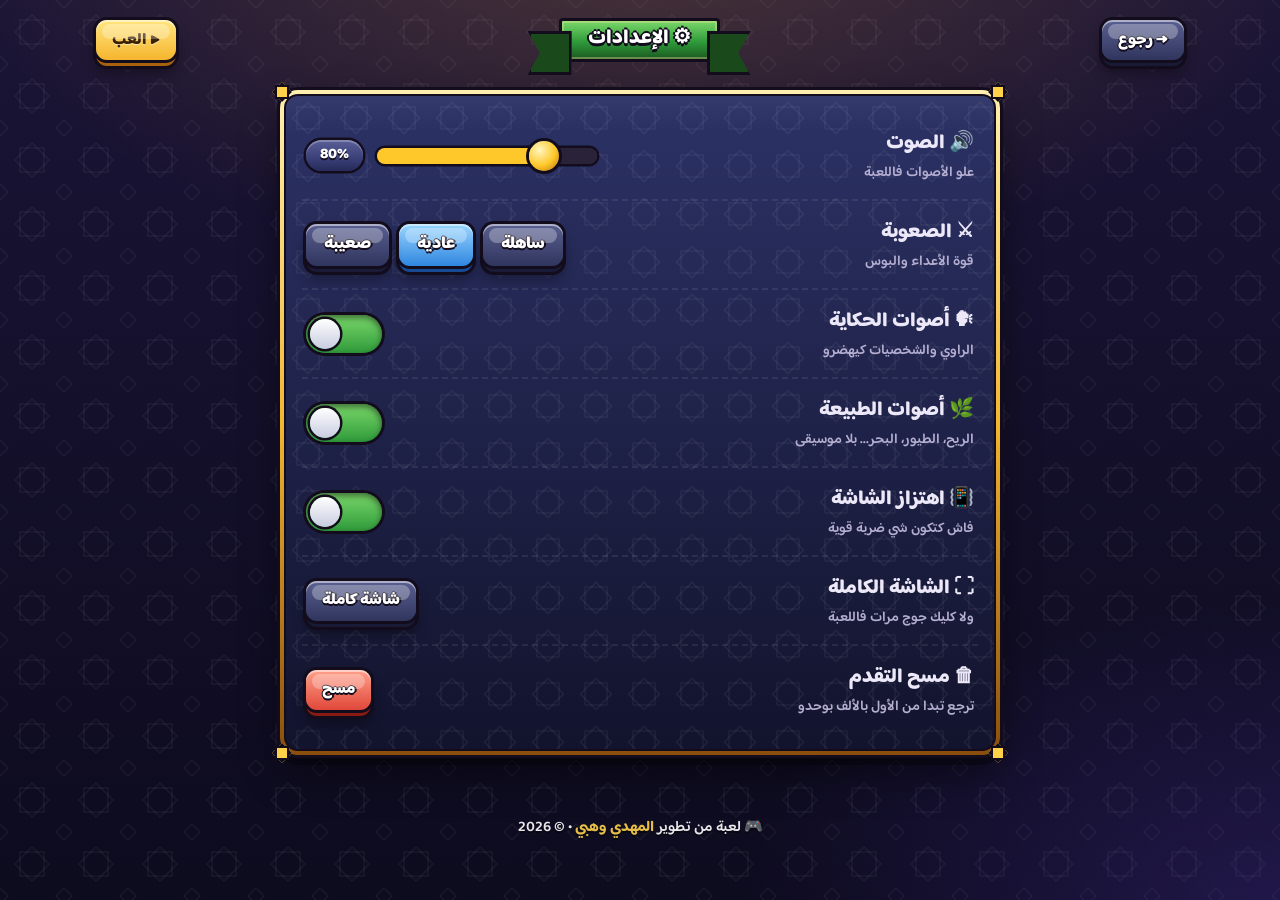
<file: settings.html>
<!doctype html>
<html lang="ar" dir="rtl">
<head>
<meta charset="utf-8">
<meta name="viewport" content="width=device-width,initial-scale=1">
<title>فرسان الأطلس — الإعدادات</title>
<link rel="icon" type="image/png" sizes="32x32" href="assets/icon/favicon-32.png?v=2">
<link rel="icon" type="image/png" sizes="48x48" href="assets/icon/favicon-48.png?v=2">
<link rel="apple-touch-icon" href="assets/icon/apple-touch-icon.png?v=2">
<link rel="manifest" href="assets/icon/site.webmanifest">
<meta name="theme-color" content="#241a46">
<meta name="author" content="المهدي وهبي">
<link rel="preconnect" href="https://fonts.googleapis.com">
<link rel="preconnect" href="https://fonts.gstatic.com" crossorigin>
<link href="https://fonts.googleapis.com/css2?family=Baloo+Bhaijaan+2:wght@500;600;700;800&display=swap" rel="stylesheet">
<link rel="stylesheet" href="css/ui.css?v=25">
<style>
.wrap{max-width:720px;margin:28px auto 0}
.val{min-width:54px;text-align:center}
.saved{position:fixed;bottom:22px;left:50%;transform:translate(-50%,30px);opacity:0;transition:.25s;z-index:60}
.saved.show{opacity:1;transform:translate(-50%,0)}
</style>
</head>
<body>
<div class="page fade-in">
  <div class="topbar">
    <a class="btn dark small" href="index.html">→ رجوع</a>
    <div class="mid"><span class="ribbon green">⚙ الإعدادات</span></div>
    <a class="btn small" href="game.html">▶ العب</a>
  </div>
  <div class="wrap">
    <section class="panel"><span class="star s1"></span><span class="star s2"></span><span class="star s3"></span><span class="star s4"></span><div class="in">
      <div class="row">
        <div class="lab">🔊 الصوت<small>علو الأصوات فاللعبة</small></div>
        <div style="display:flex;gap:12px;align-items:center"><input type="range" id="vol" min="0" max="100" step="5" aria-label="الصوت"><span class="pill val" id="volv"></span></div>
      </div>
      <div class="row">
        <div class="lab">⚔ الصعوبة<small>قوة الأعداء والبوس</small></div>
        <div class="seg" id="diff"></div>
      </div>
      <div class="row">
        <div class="lab">🗣 أصوات الحكاية<small>الراوي والشخصيات كيهضرو</small></div>
        <button class="toggle" id="voice" aria-label="أصوات الحكاية"></button>
      </div>
      <div class="row">
        <div class="lab">🌿 أصوات الطبيعة<small>الريح، الطيور، البحر... بلا موسيقى</small></div>
        <button class="toggle" id="amb" aria-label="أصوات الطبيعة"></button>
      </div>
      <div class="row">
        <div class="lab">📳 اهتزاز الشاشة<small>فاش كتكون شي ضربة قوية</small></div>
        <button class="toggle" id="shake" aria-label="اهتزاز الشاشة"></button>
      </div>
      <div class="row">
        <div class="lab">⛶ الشاشة الكاملة<small>ولا كليك جوج مرات فاللعبة</small></div>
        <button class="btn dark small" id="fs">شاشة كاملة</button>
      </div>
      <div class="row">
        <div class="lab">🗑 مسح التقدم<small>ترجع تبدا من الأول بالألف بوحدو</small></div>
        <button class="btn red small" id="reset">مسح</button>
      </div>
    </div></section>
  </div>
</div>
<div class="modal hide" id="modal" role="dialog" aria-modal="true">
  <div class="panel red"><div class="in">
    <p style="margin:6px 0 4px"><span class="ribbon">⚠ متأكد؟</span></p>
    <p style="font-size:18px;margin:18px 0 22px">غادي تمسح الحروف، المراحل، الفلوس والقوة. هادشي ما كيرجعش.</p>
    <div style="display:flex;gap:14px;justify-content:center;flex-wrap:wrap">
      <button class="btn red" id="yes">إيه، مسح</button>
      <button class="btn dark" id="no">لا، رجع</button>
    </div>
  </div></div>
</div>
<span class="pill green saved" id="saved">✔ تسجل</span>
<p class="credit">🎮 لعبة من تطوير <b>المهدي وهبي</b> • © 2026</p>
<script src="js/core.js?v=25"></script>
<script src="js/data.js?v=25"></script>
<script src="js/letters.js?v=25"></script>
<script src="js/site.js?v=25"></script>
<script>
'use strict';
const $=id=>document.getElementById(id);
let tSaved=0;
function saved(){saveSet();const s=$('saved');s.classList.add('show');clearTimeout(tSaved);tSaved=setTimeout(()=>s.classList.remove('show'),1100);}
// volume
const vol=$('vol');
function showVol(){const v=Math.round(SET.vol*100);vol.value=v;vol.style.setProperty('--p',v+'%');$('volv').textContent=v===0?'🔇':v+'%';}
vol.addEventListener('input',()=>{SET.vol=vol.value/100;showVol();});
vol.addEventListener('change',()=>{saved();uiSnd(700,0.12,300);});
showVol();
// difficulty
function showDiff(){$('diff').innerHTML='';DIFFS.forEach((d,k)=>{const b=document.createElement('button');b.className='btn small '+(SET.diff===k?'blue':'dark');b.textContent=d.name;
  b.onclick=()=>{SET.diff=k;showDiff();saved();};$('diff').appendChild(b);});}
showDiff();
// shake
function showShake(){$('shake').classList.toggle('on',!!SET.shake);$('shake').setAttribute('aria-pressed',!!SET.shake);}
$('shake').onclick=()=>{SET.shake=SET.shake?0:1;showShake();saved();clickSnd();};
showShake();
// voices & nature
for(const k of ['voice','amb']){const el=$(k),show=()=>{el.classList.toggle('on',!!SET[k]);el.setAttribute('aria-pressed',!!SET[k]);};
  el.onclick=()=>{SET[k]=SET[k]?0:1;show();saved();clickSnd();};show();}
// fullscreen
$('fs').onclick=()=>{try{if(!document.fullscreenElement)document.documentElement.requestFullscreen();else document.exitFullscreen();}catch(e){}};
document.addEventListener('fullscreenchange',()=>{$('fs').textContent=document.fullscreenElement?'خروج':'شاشة كاملة';});
// reset progress
$('reset').onclick=()=>{$('modal').classList.remove('hide');$('no').focus();};
$('no').onclick=()=>$('modal').classList.add('hide');
$('yes').onclick=()=>{try{localStorage.removeItem('atlasFound');localStorage.removeItem('atlasProg');}catch(e){}$('modal').classList.add('hide');$('saved').textContent='✔ تمسح';saved();setTimeout(()=>{$('saved').textContent='✔ تسجل';},1300);};
</script>
</body>
</html>
</file>
<file: css/ui.css>
/* ===== فرسان الأطلس — shared look for every page ===== */
:root{
  --ink:#120c1c;
  --navy1:#2c3266;--navy2:#12132c;
  --gold1:#fff0b0;--gold2:#f2b631;--gold3:#8a4e0c;
  --gold:#ffd24a;
  --text:#ece8f8;--muted:#b4aed0;
  --red:#b8322a;--blue:#2f86e0;--green:#46b83a;
  --font:"Baloo Bhaijaan 2","Segoe UI",Tahoma,Arial,sans-serif;
  color-scheme:dark;
}
*{box-sizing:border-box}
html,body{margin:0;min-height:100vh;background:#0b0a18;color:var(--text);font-family:var(--font);font-weight:600}
body{
  background:
    radial-gradient(1200px 600px at 50% -10%,rgba(255,170,60,.22),transparent 60%),
    radial-gradient(900px 500px at 100% 100%,rgba(90,60,200,.25),transparent 60%),
    url("data:image/svg+xml,%3Csvg xmlns='http://www.w3.org/2000/svg' width='64' height='64'%3E%3Cg fill='none' stroke='%23ffffff' stroke-opacity='.05' stroke-width='1.4'%3E%3Crect x='20' y='20' width='24' height='24'/%3E%3Crect x='20' y='20' width='24' height='24' transform='rotate(45 32 32)'/%3E%3Cpath d='M0 -8L8 0L0 8L-8 0Z M64 -8L72 0L64 8L56 0Z M0 56L8 64L0 72L-8 64Z M64 56L72 64L64 72L56 64Z'/%3E%3C/g%3E%3C/svg%3E"),
    linear-gradient(180deg,#1a1436 0%,#0d0b1e 100%);
  background-attachment:fixed;
}
a{color:inherit}
.page{max-width:1120px;margin:0 auto;padding:18px 16px 40px}
.fade-in{animation:fadeIn .45s ease both}
body.leaving{animation:fadeOut .25s ease forwards}
@keyframes fadeIn{from{opacity:0;transform:translateY(8px)}to{opacity:1;transform:none}}
@keyframes fadeOut{to{opacity:0}}

/* ---------- logo ---------- */
.logo{
  margin:0;font-weight:800;line-height:1.1;text-align:center;
  font-size:clamp(40px,8vw,92px);
  color:var(--gold);
  background:linear-gradient(180deg,#fff8d0 0%,#ffd24a 50%,#e8860e 100%);-webkit-background-clip:text;background-clip:text;-webkit-text-fill-color:transparent;
  filter:drop-shadow(0 0 0 var(--ink)) drop-shadow(3px 0 0 var(--ink)) drop-shadow(-3px 0 0 var(--ink)) drop-shadow(0 3px 0 var(--ink)) drop-shadow(0 -3px 0 var(--ink)) drop-shadow(0 7px 0 rgba(0,0,0,.45));
}
.logo .sw{display:inline-block;-webkit-text-fill-color:initial;filter:none;font-size:.6em;vertical-align:middle;margin:0 .2em}

/* ---------- ribbon ---------- */
.ribbon{
  position:relative;display:inline-block;margin:0 34px;padding:6px 26px 8px;
  background:linear-gradient(180deg,#d8524a,var(--red) 55%,#8a2018);
  border:3px solid var(--ink);border-radius:4px;color:#fff;font-weight:800;font-size:20px;line-height:1.2;
  text-shadow:-2px 0 var(--ink),2px 0 var(--ink),0 -2px var(--ink),0 2px var(--ink),0 3px 0 var(--ink);
  box-shadow:inset 0 0 0 2px rgba(255,226,150,.35);z-index:1;
}
.ribbon::before,.ribbon::after{
  content:"";position:absolute;top:10px;width:38px;height:100%;z-index:-1;background:#7a1e18;border:3px solid var(--ink);
}
.ribbon::before{right:-34px;clip-path:polygon(0 0,100% 0,72% 50%,100% 100%,0 100%)}
.ribbon::after{left:-34px;clip-path:polygon(0 0,100% 0,100% 100%,0 100%,28% 50%)}
.ribbon.blue{background:linear-gradient(180deg,#5aa8f0,#2f6fd0 55%,#17418a)}
.ribbon.blue::before,.ribbon.blue::after{background:#173e80}
.ribbon.gold{background:linear-gradient(180deg,#ffd06a,#d08a14 55%,#8a5208)}
.ribbon.gold::before,.ribbon.gold::after{background:#7a4a08}
.ribbon.green{background:linear-gradient(180deg,#7ad86a,#2f9a3a 55%,#1a5a20)}
.ribbon.green::before,.ribbon.green::after{background:#1a4a1c}
.title-row{text-align:center;margin:6px 0 22px}

/* ---------- panel ---------- */
.panel{
  position:relative;border-radius:18px;padding:4px;
  background:linear-gradient(180deg,var(--gold1),var(--gold2) 50%,var(--gold3));
  box-shadow:0 0 0 3px var(--ink),0 10px 0 rgba(0,0,0,.35),0 18px 40px rgba(0,0,0,.45);
}
.panel>.in{
  position:relative;border-radius:14px;padding:18px;height:100%;
  background:
    url("data:image/svg+xml,%3Csvg xmlns='http://www.w3.org/2000/svg' width='48' height='48'%3E%3Cg fill='none' stroke='%23ffffff' stroke-opacity='.06' stroke-width='1.3'%3E%3Crect x='13' y='13' width='22' height='22'/%3E%3Crect x='13' y='13' width='22' height='22' transform='rotate(45 24 24)'/%3E%3C/g%3E%3C/svg%3E"),
    linear-gradient(180deg,var(--navy1),var(--navy2));
  box-shadow:inset 0 0 0 2px var(--ink),inset 0 40px 40px -30px rgba(255,255,255,.07);
}
.panel.steel{background:linear-gradient(180deg,#c8cce8,#6a7099 50%,#2a2d4a)}
.panel.blue{background:linear-gradient(180deg,#c4e8ff,#3f9cff 50%,#16438a)}
.panel.red{background:linear-gradient(180deg,#ffc0b4,#ff5b4b 50%,#8a1a14)}
.panel .star{position:absolute;width:14px;height:14px;background:var(--gold);border:2px solid var(--ink);transform:rotate(45deg);z-index:2}
.panel .star::after{content:"";position:absolute;inset:-2px;background:inherit;border:inherit;transform:rotate(45deg)}
.panel .s1{top:-5px;right:-5px}.panel .s2{top:-5px;left:-5px}.panel .s3{bottom:-5px;right:-5px}.panel .s4{bottom:-5px;left:-5px}

/* ---------- buttons ---------- */
.btn{
  --c1:#ffe680;--c2:#f5b52e;--c3:#a8620e;--tc:#3a2004;--ts:rgba(255,244,200,.75);
  position:relative;display:inline-flex;align-items:center;justify-content:center;gap:10px;
  min-height:52px;padding:6px 26px;border:0;border-radius:14px;cursor:pointer;text-decoration:none;
  font-family:var(--font);font-weight:800;font-size:21px;color:var(--tc);
  text-shadow:0 1px 0 var(--ts);
  background:linear-gradient(180deg,var(--c1),var(--c2));
  box-shadow:0 0 0 3px var(--ink),0 6px 0 var(--c3),0 6px 0 3px var(--ink),0 12px 14px rgba(0,0,0,.4),inset 0 2px 0 rgba(255,255,255,.5);
  transition:transform .08s ease,filter .12s ease,box-shadow .08s ease;
  user-select:none;-webkit-tap-highlight-color:transparent;
}
.btn::after{content:"";position:absolute;left:6px;right:6px;top:4px;height:38%;border-radius:10px;background:rgba(255,255,255,.28);pointer-events:none}
.btn:hover{filter:brightness(1.1);transform:translateY(-2px)}
.btn:active{transform:translateY(5px);box-shadow:0 0 0 3px var(--ink),0 1px 0 var(--c3),0 1px 0 3px var(--ink),0 3px 6px rgba(0,0,0,.4),inset 0 2px 0 rgba(255,255,255,.5)}
.btn:focus-visible{outline:3px solid #fff;outline-offset:6px}
body.pad .padfocus{outline:3px solid #ffd24a;outline-offset:6px;box-shadow:0 0 22px rgba(255,210,74,.55)}
.btn.blue{--c1:#9ad6ff;--c2:#2f86e0;--c3:#174a94;--tc:#fff;--ts:var(--ink)}
.btn.green{--c1:#b4f08a;--c2:#46b83a;--c3:#1f6a1c;--tc:#fff;--ts:var(--ink)}
.btn.red{--c1:#ffa08a;--c2:#e0483a;--c3:#8a1a14;--tc:#fff;--ts:var(--ink)}
.btn.dark{--c1:#5a6090;--c2:#30355e;--c3:#181a36;--tc:#fff;--ts:var(--ink)}
.btn.blue,.btn.green,.btn.red,.btn.dark{text-shadow:-1.5px 0 var(--ink),1.5px 0 var(--ink),0 -1.5px var(--ink),0 2px var(--ink)}
.btn.big{min-height:66px;font-size:28px;padding:8px 40px}
.btn.small{min-height:40px;font-size:16px;padding:4px 16px;border-radius:11px}
.btn.icon{min-width:52px;padding:0}
.btn .ico{font-size:1.1em}
.btn.glow{animation:glow 1.6s ease-in-out infinite}
@keyframes glow{50%{box-shadow:0 0 0 3px var(--ink),0 6px 0 var(--c3),0 6px 0 3px var(--ink),0 0 30px 6px rgba(255,200,60,.55),inset 0 2px 0 rgba(255,255,255,.5)}}

/* ---------- top bar ---------- */
.topbar{display:flex;align-items:center;justify-content:space-between;gap:12px;margin-bottom:8px}
.topbar .mid{flex:1;text-align:center}

/* ---------- small bits ---------- */
.pill{display:inline-flex;align-items:center;gap:6px;padding:2px 14px 4px;border-radius:999px;background:linear-gradient(180deg,#5a5f98,#3a3f78 60%,#262a58);
  box-shadow:0 0 0 2.5px var(--ink),inset 0 2px 0 rgba(255,255,255,.25);font-weight:800;font-size:15px;color:#fff;text-shadow:0 1.5px 0 var(--ink)}
.pill.gold{background:linear-gradient(180deg,#ffe680,#f5b52e);color:#3a2004;text-shadow:none}
.pill.green{background:linear-gradient(180deg,#7ad86a,#2f9a3a)}
.key{display:inline-flex;align-items:center;justify-content:center;min-width:30px;height:30px;padding:0 8px;border-radius:7px;direction:ltr;
  background:linear-gradient(180deg,#fff,#d2d6ea);color:#1a1830;font-weight:800;font-size:15px;font-family:var(--font);
  box-shadow:0 0 0 2px var(--ink),0 3px 0 #8a8fae,0 3px 0 2px var(--ink)}
.key.wide{min-width:60px}
.muted{color:var(--muted)}
.gold-t{color:var(--gold)}
.grid{display:grid;gap:26px}
.hide{display:none!important}

/* ---------- forms (settings) ---------- */
.row{display:flex;align-items:center;justify-content:space-between;gap:16px;padding:14px 4px;border-bottom:2px dashed rgba(255,255,255,.08)}
.row:last-child{border-bottom:0}
.row .lab{font-size:20px;font-weight:800}
.row .lab small{display:block;font-size:14px;font-weight:600;color:var(--muted)}
input[type=range]{direction:ltr;-webkit-appearance:none;appearance:none;width:220px;height:16px;border-radius:99px;background:linear-gradient(90deg,#ffc82a var(--p,80%),#2a2238 var(--p,80%));box-shadow:0 0 0 2.5px var(--ink);cursor:pointer}
input[type=range]::-webkit-slider-thumb{-webkit-appearance:none;width:30px;height:30px;border-radius:50%;background:radial-gradient(circle at 35% 30%,#fff6c0,#ffc82a 55%,#b8700a);box-shadow:0 0 0 3px var(--ink)}
input[type=range]::-moz-range-thumb{width:26px;height:26px;border-radius:50%;background:#ffc82a;border:3px solid var(--ink)}
.seg{display:inline-flex;gap:10px;flex-wrap:wrap}
.seg .btn{min-height:42px;font-size:17px;padding:4px 18px}
.toggle{position:relative;width:76px;height:38px;border-radius:99px;border:0;cursor:pointer;background:#2a2238;box-shadow:0 0 0 3px var(--ink),inset 0 3px 6px rgba(0,0,0,.5);transition:background .15s}
.toggle::after{content:"";position:absolute;top:4px;right:4px;width:30px;height:30px;border-radius:50%;background:linear-gradient(180deg,#fff,#c8cce0);box-shadow:0 0 0 2.5px var(--ink);transition:right .15s}
.toggle.on{background:linear-gradient(180deg,#7ad86a,#2f9a3a)}
.toggle.on::after{right:42px}

/* ---------- modal ---------- */
.modal{position:fixed;inset:0;display:grid;place-items:center;background:rgba(6,4,16,.72);z-index:50;padding:16px}
.modal .panel{max-width:440px;width:100%;text-align:center}

/* ---------- phone ---------- */
@media (max-width:640px){
  .btn{font-size:18px;min-height:48px;padding:6px 18px}
  .btn.big{font-size:22px;min-height:58px;padding:6px 26px}
  .ribbon{font-size:17px;padding:5px 16px 7px;margin:0 28px}
  .row{flex-direction:column;align-items:flex-start}
  input[type=range]{width:100%}
}
@media (prefers-reduced-motion:reduce){*{animation:none!important;transition:none!important}}

/* developer credit at the bottom of the pages */
.credit{position:relative;z-index:2;text-align:center;margin:20px auto 28px;padding:0 16px;color:#fff;font-size:15px;opacity:.9;text-shadow:0 2px 0 rgba(0,0,0,.45)}
.credit b{color:#ffd24a}
</file>
<file: css/game.css>
html,body{margin:0;height:100%;background:#0b0a18;overflow:hidden}
body{animation:fadeIn .4s ease both}
@keyframes fadeIn{from{opacity:0}to{opacity:1}}
canvas{display:block;position:absolute;inset:0;margin:auto;border-radius:6px;box-shadow:0 0 0 2px #120c1c,0 20px 60px rgba(0,0,0,.6);touch-action:none}
</file>
